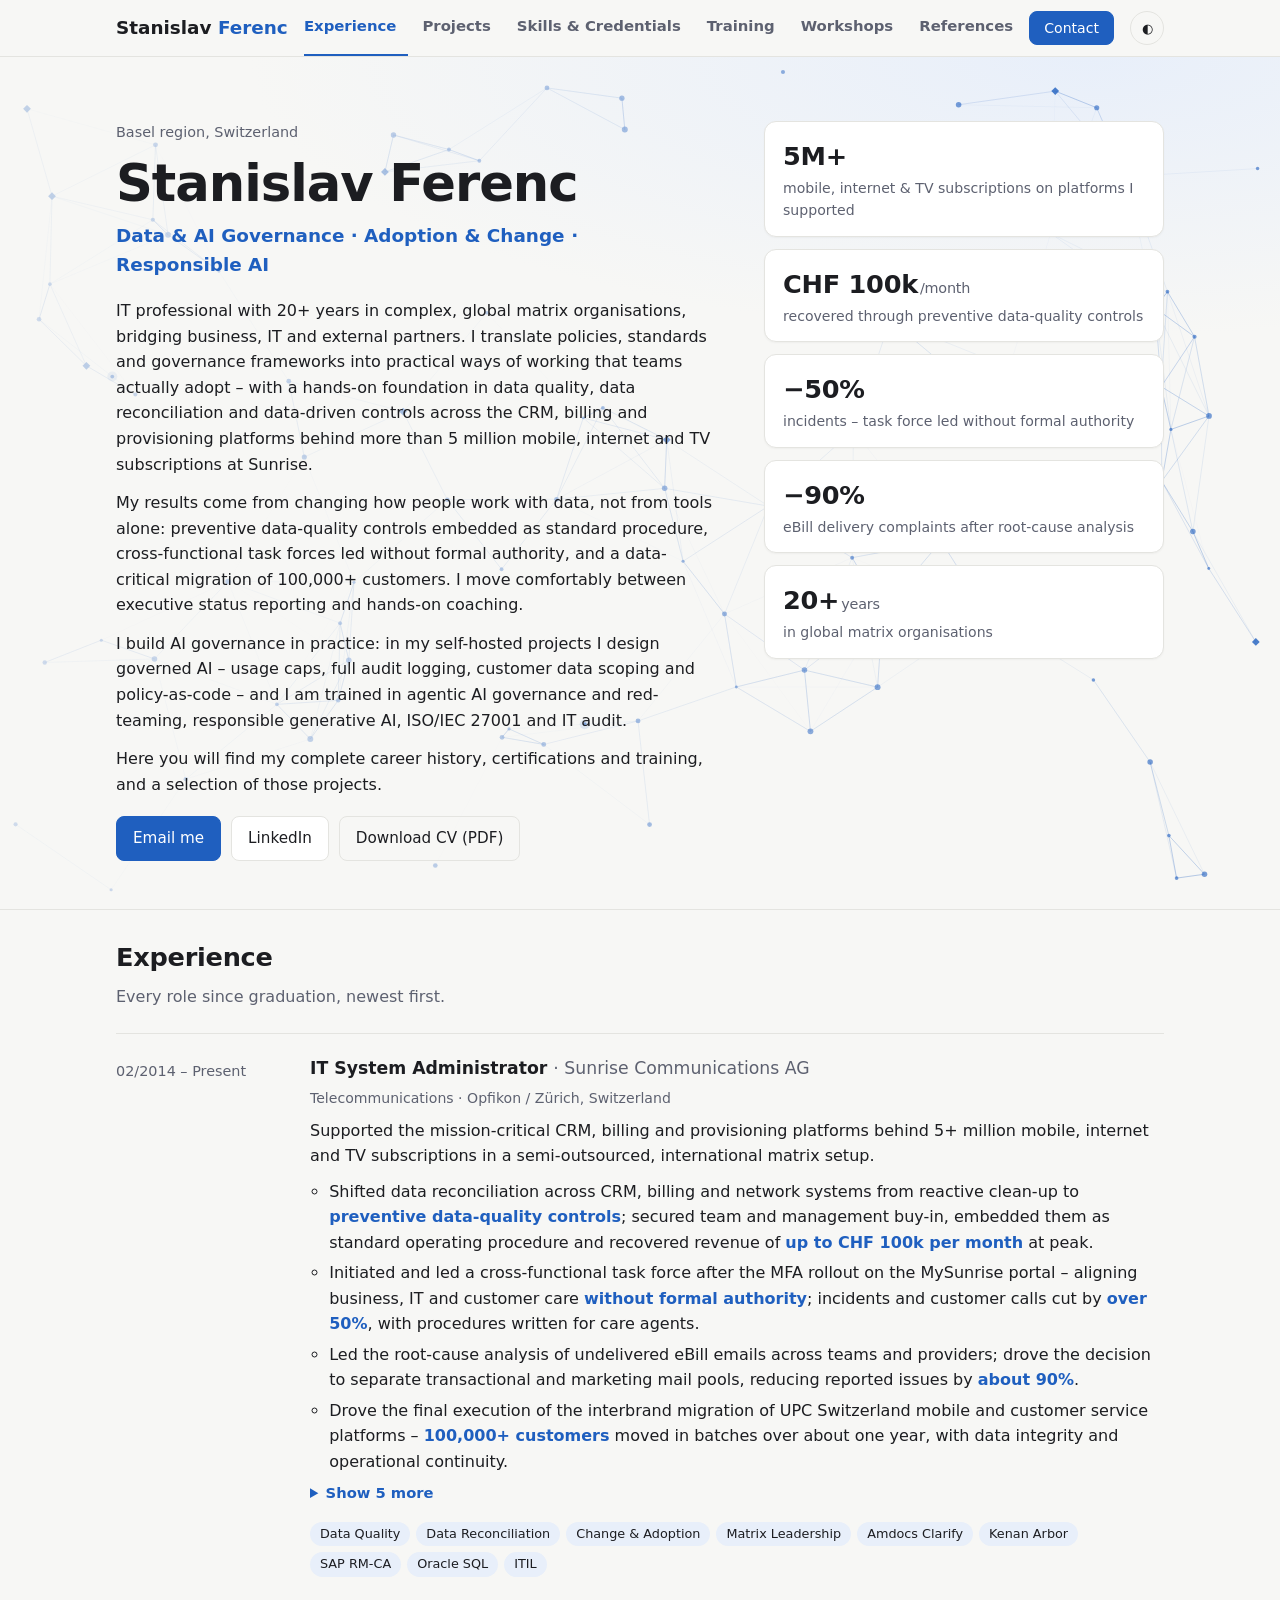
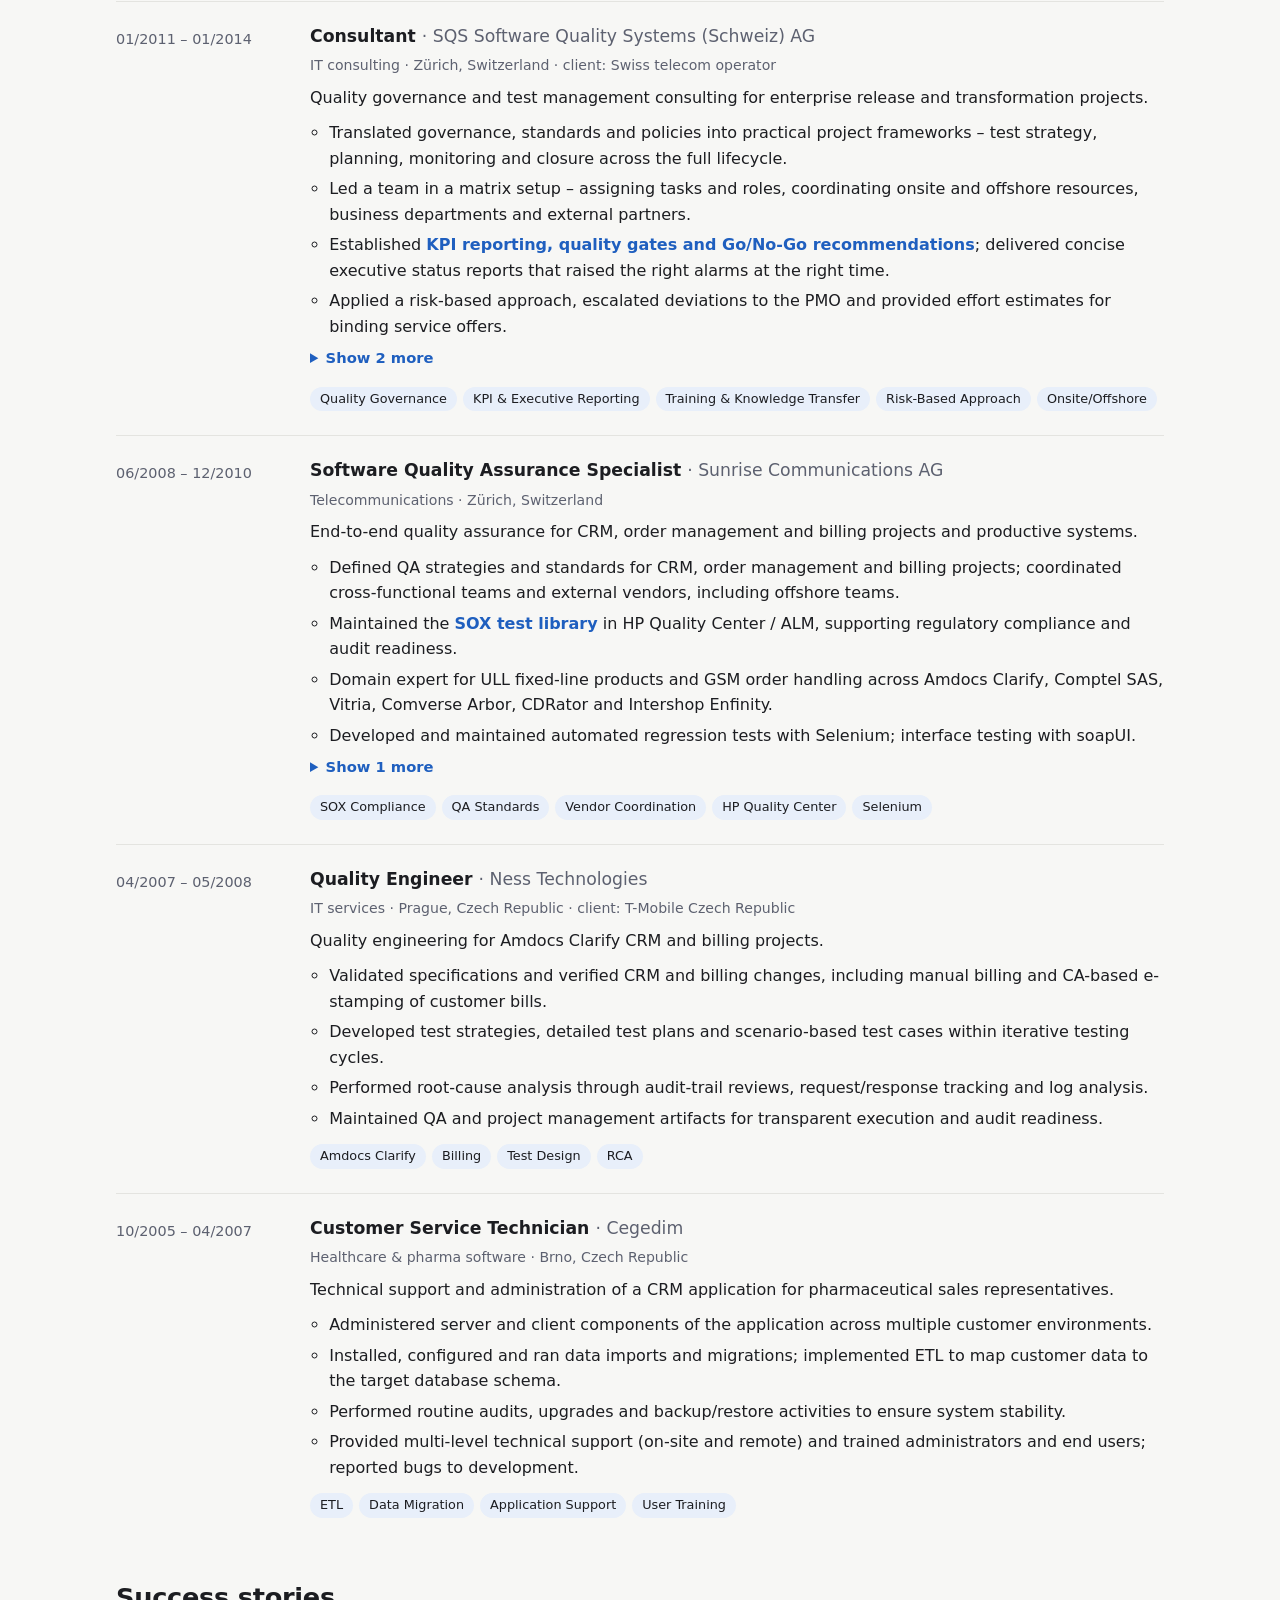
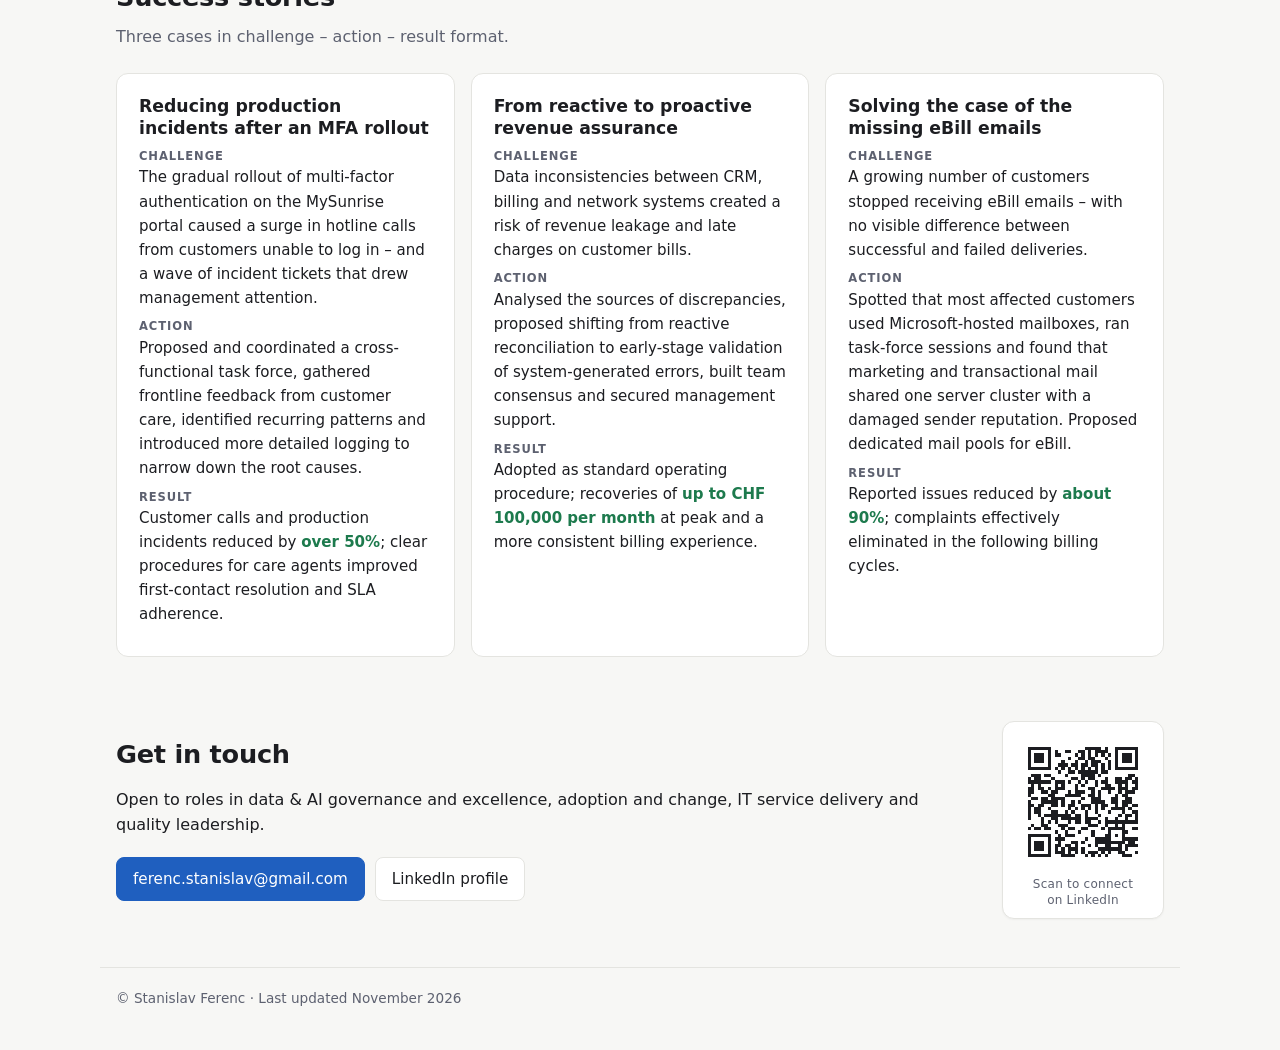
<file: index.html>
<!doctype html>
<html lang="en">
<head>
  <meta charset="utf-8">
  <meta name="viewport" content="width=device-width, initial-scale=1">
  <title>Stanislav Ferenc – Professional Profile</title>
  <meta name="description" content="Professional profile of Stanislav Ferenc: data &amp; AI governance, adoption and change, IT service delivery and telecom OSS/BSS – full experience, certifications, training and self-hosted projects.">
  <link rel="canonical" href="https://stafero.github.io/">
  <meta name="author" content="Stanislav Ferenc">
  <!-- Social preview (LinkedIn, Teams, Slack, X) -->
  <meta property="og:type" content="profile">
  <meta property="og:title" content="Stanislav Ferenc – Data &amp; AI Governance · Adoption &amp; Change · Responsible AI">
  <meta property="og:description" content="20+ years bridging business, IT and partners – data quality and controls behind 5M+ subscriptions, governed AI in practice, full career history, certifications and self-hosted projects.">
  <meta property="og:url" content="https://stafero.github.io/">
  <meta property="og:image" content="https://stafero.github.io/assets/img/og-image.png">
  <meta property="og:image:width" content="1200">
  <meta property="og:image:height" content="630">
  <meta name="twitter:card" content="summary_large_image">
  <link rel="icon" href="favicon.ico" sizes="16x16 32x32 48x48">
  <link rel="icon" type="image/png" sizes="32x32" href="assets/img/favicon-32x32.png">
  <link rel="icon" type="image/png" sizes="192x192" href="assets/img/icon-192.png">
  <link rel="apple-touch-icon" sizes="180x180" href="assets/img/apple-touch-icon.png">
  <meta name="theme-color" content="#1f4f99">
  <link rel="stylesheet" href="assets/css/styles.css?v=20261124-1">
</head>
<body>
  <a class="skip" href="#main">Skip to content</a>

  <header class="topbar">
    <div class="wrap topbar__inner">
      <a class="brand" href="#top">Stanislav <span>Ferenc</span></a>
      <nav class="nav" role="tablist" aria-label="Profile sections">
        <a href="#experience" role="tab" data-tab="experience">Experience</a>
        <a href="#projects" role="tab" data-tab="projects">Projects</a>
        <a href="#skills" role="tab" data-tab="skills">Skills &amp; Credentials</a>
        <a href="#training" role="tab" data-tab="training">Training</a>
        <a href="#workshops" role="tab" data-tab="workshops">Workshops</a>
        <a href="#references" role="tab" data-tab="references">References</a>
      </nav>
      <a class="btn btn--primary btn--sm" href="#contact">Contact</a>
      <button class="theme" id="themeBtn" type="button" aria-label="Toggle dark mode">◐</button>
    </div>
  </header>

  <main id="main">
    <div class="hero-band">
    <canvas class="hero__bg" id="heroCanvas" aria-hidden="true"></canvas>
    <section class="hero wrap" id="top">
      <div class="hero__text">
        <p class="eyebrow" id="location"></p>
        <h1 id="name"></h1>
        <p class="headline" id="headline"></p>
        <div id="summary" class="summary"></div>
        <div class="hero__actions">
          <a class="btn btn--primary" id="mailBtn" href="#">Email me</a>
          <a class="btn" id="liBtn" href="#" target="_blank" rel="noopener">LinkedIn</a>
          <a class="btn btn--ghost" id="cvBtn" href="assets/cv/Stanislav_Ferenc_CV.pdf?v=20261124-1" download="Stanislav_Ferenc_CV.pdf" type="application/pdf">Download CV (PDF)</a>
        </div>
        <p class="cv-counter" id="cvCounter" hidden title="How many times the CV has been exported from this page">
          <span class="cv-counter__dot" aria-hidden="true"></span>
          <span class="cv-counter__label">CV downloads</span>
          <b class="cv-counter__num" id="cvCount">0</b>
        </p>
      </div>
      <dl class="stats" id="stats"></dl>
    </section>
    </div>

    <div id="content" class="content-anchor" aria-hidden="true"></div>

    <section class="section wrap tabpanel" id="experience" data-panel="experience">
      <div class="section__head">
        <h2>Experience</h2>
        <p>Every role since graduation, newest first.</p>
      </div>
      <ol class="timeline" id="timeline"></ol>
    </section>

    <section class="section wrap tabpanel" id="stories" data-panel="experience">
      <div class="section__head">
        <h2>Success stories</h2>
        <p>Three cases in challenge – action – result format.</p>
      </div>
      <div class="grid grid--3" id="storyGrid"></div>
    </section>

    <section class="section wrap tabpanel" id="projects" data-panel="projects">
      <div class="section__head">
        <h2>Self-hosted projects</h2>
        <p>Experimental solutions I design, build, test and operate in my own lab. Most run locally and are not publicly hosted – a live walkthrough is available on request. The Digital Twin is live online.</p>
      </div>
      <div class="projects" id="projectList"></div>
      <p class="note" id="projectsNote"></p>
    </section>

    <section class="section wrap tabpanel" id="skills" data-panel="skills">
      <div class="section__head"><h2>Skills</h2></div>
      <div class="grid grid--skills" id="skillGrid"></div>
      <div class="langs">
        <h3>Languages</h3>
        <ul id="langList"></ul>
      </div>
    </section>

    <section class="section wrap tabpanel" id="credentials" data-panel="skills">
      <div class="section__head">
        <h2>Certifications &amp; education</h2>
      </div>
      <div class="grid grid--2">
        <div class="panel">
          <h3>Certifications</h3>
          <p class="panel__sub">Exam-based, industry-recognised</p>
          <ul class="cred" id="certList"></ul>
        </div>
        <div class="panel">
          <h3>Professional courses</h3>
          <p class="panel__sub">Instructor-led and vendor training with certificate of completion</p>
          <ul class="cred" id="courseList"></ul>
        </div>
      </div>
      <div class="panel panel--edu">
        <h3>Education</h3>
        <ul class="cred" id="eduList"></ul>
      </div>
    </section>

    <section class="section wrap tabpanel" id="training" data-panel="training">
      <div class="section__head">
        <h2>Continuous learning</h2>
        <p>Self-paced training, mostly completed in 2026 – full lists below.</p>
      </div>

      <div class="panel">
        <div class="panel__row">
          <div>
            <h3>Microsoft Learn</h3>
            <p class="panel__sub" id="msTotals"></p>
          </div>
          <a class="link" id="msLink" href="#" target="_blank" rel="noopener">Verified transcript ↗</a>
        </div>
        <h4>Learning paths</h4>
        <ul class="paths" id="msPaths"></ul>
        <h4>Modules by topic</h4>
        <div id="msModules"></div>
      </div>

      <div class="panel">
        <div class="panel__row">
          <div>
            <h3>Udemy</h3>
            <p class="panel__sub" id="udemyTotals"></p>
          </div>
        </div>
        <ul class="udemy" id="udemyList"></ul>
      </div>
    </section>

    <section class="section wrap tabpanel" id="workshops" data-panel="workshops">
      <div class="section__head">
        <h2>Workshops &amp; events</h2>
        <p>Industry workshops and community events I attend to stay close to practice in AI, security and risk.</p>
      </div>
      <ol class="events" id="eventList"></ol>
    </section>

    <section class="section wrap tabpanel" id="references" data-panel="references">
      <div class="section__head">
        <h2>What colleagues say</h2>
        <p>Excerpts from recommendations on LinkedIn.</p>
      </div>
      <div class="grid grid--2" id="recGrid"></div>
      <p class="note"><a class="link" id="recLink" href="#" target="_blank" rel="noopener">Read the full recommendations on LinkedIn ↗</a></p>
    </section>

    <section class="section wrap contact" id="contact">
      <div class="contact__grid">
        <div>
          <h2>Get in touch</h2>
          <p>Open to roles in data &amp; AI governance and excellence, adoption and change, IT service delivery and quality leadership.</p>
          <div class="hero__actions">
            <a class="btn btn--primary" id="mailBtn2" href="#"></a>
            <a class="btn" id="liBtn2" href="#" target="_blank" rel="noopener">LinkedIn profile</a>
          </div>
        </div>
        <!-- QR code to the LinkedIn profile (generated offline, no external service);
             also reused in the CV / PDF export header -->
        <figure class="qr-card" id="liQr">
          <svg class="qr" viewBox="-2 -2 37 37" role="img" aria-label="QR code: LinkedIn profile of Stanislav Ferenc" shape-rendering="crispEdges"><path fill="currentColor" d="M0 0h7v1h-7zM17 0h5v1h-5zM23 0h1v1h-1zM26 0h7v1h-7zM0 1h1v1h-1zM6 1h1v1h-1zM8 1h1v1h-1zM11 1h2v1h-2zM15 1h2v1h-2zM18 1h1v1h-1zM20 1h4v1h-4zM26 1h1v1h-1zM32 1h1v1h-1zM0 2h1v1h-1zM2 2h3v1h-3zM6 2h1v1h-1zM8 2h2v1h-2zM14 2h1v1h-1zM16 2h1v1h-1zM18 2h1v1h-1zM20 2h1v1h-1zM22 2h1v1h-1zM24 2h1v1h-1zM26 2h1v1h-1zM28 2h3v1h-3zM32 2h1v1h-1zM0 3h1v1h-1zM2 3h3v1h-3zM6 3h1v1h-1zM12 3h1v1h-1zM15 3h2v1h-2zM18 3h2v1h-2zM23 3h1v1h-1zM26 3h1v1h-1zM28 3h3v1h-3zM32 3h1v1h-1zM0 4h1v1h-1zM2 4h3v1h-3zM6 4h1v1h-1zM10 4h1v1h-1zM14 4h1v1h-1zM17 4h1v1h-1zM19 4h3v1h-3zM24 4h1v1h-1zM26 4h1v1h-1zM28 4h3v1h-3zM32 4h1v1h-1zM0 5h1v1h-1zM6 5h1v1h-1zM9 5h3v1h-3zM13 5h2v1h-2zM16 5h2v1h-2zM19 5h2v1h-2zM22 5h1v1h-1zM24 5h1v1h-1zM26 5h1v1h-1zM32 5h1v1h-1zM0 6h7v1h-7zM8 6h1v1h-1zM10 6h1v1h-1zM12 6h1v1h-1zM14 6h1v1h-1zM16 6h1v1h-1zM18 6h1v1h-1zM20 6h1v1h-1zM22 6h1v1h-1zM24 6h1v1h-1zM26 6h7v1h-7zM9 7h1v1h-1zM12 7h2v1h-2zM15 7h6v1h-6zM22 7h2v1h-2zM1 8h3v1h-3zM5 8h2v1h-2zM11 8h1v1h-1zM16 8h4v1h-4zM21 8h1v1h-1zM30 8h2v1h-2zM0 9h1v1h-1zM2 9h2v1h-2zM7 9h1v1h-1zM13 9h2v1h-2zM16 9h1v1h-1zM18 9h2v1h-2zM23 9h1v1h-1zM26 9h2v1h-2zM29 9h2v1h-2zM32 9h1v1h-1zM0 10h7v1h-7zM8 10h3v1h-3zM12 10h1v1h-1zM15 10h1v1h-1zM17 10h1v1h-1zM20 10h1v1h-1zM22 10h2v1h-2zM26 10h4v1h-4zM31 10h2v1h-2zM1 11h1v1h-1zM3 11h1v1h-1zM8 11h1v1h-1zM10 11h1v1h-1zM14 11h1v1h-1zM16 11h1v1h-1zM20 11h1v1h-1zM23 11h2v1h-2zM27 11h1v1h-1zM29 11h1v1h-1zM32 11h1v1h-1zM0 12h2v1h-2zM3 12h2v1h-2zM6 12h1v1h-1zM8 12h3v1h-3zM14 12h1v1h-1zM18 12h2v1h-2zM22 12h4v1h-4zM27 12h3v1h-3zM31 12h2v1h-2zM0 13h2v1h-2zM4 13h2v1h-2zM7 13h2v1h-2zM12 13h1v1h-1zM14 13h3v1h-3zM19 13h1v1h-1zM21 13h1v1h-1zM24 13h1v1h-1zM27 13h1v1h-1zM29 13h3v1h-3zM0 14h1v1h-1zM6 14h2v1h-2zM11 14h5v1h-5zM18 14h2v1h-2zM21 14h1v1h-1zM26 14h1v1h-1zM28 14h2v1h-2zM1 15h2v1h-2zM4 15h2v1h-2zM7 15h4v1h-4zM16 15h1v1h-1zM19 15h3v1h-3zM25 15h2v1h-2zM29 15h2v1h-2zM0 16h1v1h-1zM4 16h5v1h-5zM10 16h1v1h-1zM13 16h1v1h-1zM15 16h1v1h-1zM19 16h4v1h-4zM25 16h2v1h-2zM28 16h3v1h-3zM0 17h2v1h-2zM3 17h2v1h-2zM7 17h2v1h-2zM10 17h1v1h-1zM12 17h2v1h-2zM16 17h3v1h-3zM20 17h1v1h-1zM22 17h2v1h-2zM26 17h1v1h-1zM28 17h2v1h-2zM31 17h2v1h-2zM0 18h1v1h-1zM2 18h2v1h-2zM6 18h1v1h-1zM12 18h1v1h-1zM14 18h1v1h-1zM16 18h1v1h-1zM18 18h1v1h-1zM20 18h1v1h-1zM22 18h1v1h-1zM25 18h4v1h-4zM30 18h1v1h-1zM0 19h1v1h-1zM2 19h2v1h-2zM7 19h2v1h-2zM11 19h1v1h-1zM13 19h1v1h-1zM17 19h1v1h-1zM20 19h1v1h-1zM24 19h1v1h-1zM28 19h1v1h-1zM31 19h2v1h-2zM0 20h1v1h-1zM3 20h1v1h-1zM5 20h8v1h-8zM14 20h2v1h-2zM17 20h1v1h-1zM21 20h1v1h-1zM27 20h1v1h-1zM29 20h2v1h-2zM32 20h1v1h-1zM0 21h1v1h-1zM4 21h1v1h-1zM7 21h2v1h-2zM10 21h6v1h-6zM17 21h4v1h-4zM23 21h1v1h-1zM26 21h1v1h-1zM29 21h1v1h-1zM32 21h1v1h-1zM4 22h1v1h-1zM6 22h1v1h-1zM8 22h1v1h-1zM12 22h1v1h-1zM14 22h2v1h-2zM17 22h2v1h-2zM21 22h1v1h-1zM23 22h10v1h-10zM1 23h1v1h-1zM4 23h2v1h-2zM9 23h3v1h-3zM18 23h3v1h-3zM23 23h1v1h-1zM26 23h1v1h-1zM28 23h1v1h-1zM0 24h1v1h-1zM2 24h2v1h-2zM5 24h2v1h-2zM10 24h1v1h-1zM12 24h2v1h-2zM16 24h2v1h-2zM22 24h1v1h-1zM24 24h5v1h-5zM31 24h2v1h-2zM8 25h1v1h-1zM11 25h1v1h-1zM15 25h1v1h-1zM19 25h1v1h-1zM24 25h1v1h-1zM28 25h2v1h-2zM0 26h7v1h-7zM9 26h1v1h-1zM11 26h3v1h-3zM19 26h1v1h-1zM23 26h2v1h-2zM26 26h1v1h-1zM28 26h1v1h-1zM0 27h1v1h-1zM6 27h1v1h-1zM8 27h3v1h-3zM17 27h1v1h-1zM20 27h5v1h-5zM28 27h5v1h-5zM0 28h1v1h-1zM2 28h3v1h-3zM6 28h1v1h-1zM9 28h1v1h-1zM13 28h2v1h-2zM16 28h1v1h-1zM20 28h9v1h-9zM30 28h2v1h-2zM0 29h1v1h-1zM2 29h3v1h-3zM6 29h1v1h-1zM8 29h2v1h-2zM11 29h2v1h-2zM14 29h1v1h-1zM18 29h1v1h-1zM20 29h1v1h-1zM23 29h2v1h-2zM27 29h1v1h-1zM29 29h4v1h-4zM0 30h1v1h-1zM2 30h3v1h-3zM6 30h1v1h-1zM8 30h1v1h-1zM10 30h1v1h-1zM12 30h3v1h-3zM16 30h1v1h-1zM21 30h7v1h-7zM29 30h1v1h-1zM0 31h1v1h-1zM6 31h1v1h-1zM8 31h3v1h-3zM12 31h1v1h-1zM14 31h1v1h-1zM16 31h1v1h-1zM18 31h3v1h-3zM22 31h1v1h-1zM24 31h1v1h-1zM27 31h2v1h-2zM32 31h1v1h-1zM0 32h7v1h-7zM10 32h4v1h-4zM17 32h1v1h-1zM19 32h1v1h-1zM21 32h1v1h-1zM23 32h1v1h-1zM28 32h3v1h-3z"/></svg>
          <figcaption>Scan to connect<br>on LinkedIn</figcaption>
        </figure>
      </div>
    </section>
  </main>

  <footer class="footer wrap">
    <span id="footName"></span> · <span id="updated"></span>
  </footer>

  <script src="assets/js/data.js?v=20261124-1"></script>
  <script src="assets/js/app.js?v=20261124-1"></script>
  <script src="assets/js/banner.js?v=20261124-1" defer></script>
  <script src="assets/js/counter.js?v=20261124-1" defer></script>
</body>
</html>
</file>
<file: assets/css/styles.css>
/* ---------- Tokens ---------- */
:root {
  --bg: #f7f7f5;
  --surface: #ffffff;
  --text: #1c1d21;
  --muted: #5d6170;
  --line: #e4e4e0;
  --accent: #1f5fbf;
  --accent-soft: #e8effa;
  --good: #1d7a4d;
  --warn: #9a6a00;
  --radius: 12px;
  --font: "Segoe UI", system-ui, -apple-system, Roboto, "Helvetica Neue", Arial, sans-serif;
  color-scheme: light;
}
@media (prefers-color-scheme: dark) {
  :root:not([data-theme="light"]) {
    --bg: #111317; --surface: #1a1d23; --text: #e9eaee; --muted: #a2a7b4;
    --line: #2b2f38; --accent: #7aa7ff; --accent-soft: #1f2a3f; --good: #5ec994; --warn: #e3b34a;
    color-scheme: dark;
  }
}
:root[data-theme="dark"] {
  --bg: #111317; --surface: #1a1d23; --text: #e9eaee; --muted: #a2a7b4;
  --line: #2b2f38; --accent: #7aa7ff; --accent-soft: #1f2a3f; --good: #5ec994; --warn: #e3b34a;
  color-scheme: dark;
}

/* ---------- Base ---------- */
* { box-sizing: border-box; }
html { scroll-behavior: smooth; scroll-padding-top: 72px; }
body { margin: 0; background: var(--bg); color: var(--text); font: 16px/1.6 var(--font); }
a { color: var(--accent); }
h1, h2, h3, h4 { line-height: 1.25; margin: 0 0 .4em; }
h2 { font-size: 1.6rem; letter-spacing: -.01em; }
h3 { font-size: 1.08rem; }
h4 { font-size: .8rem; text-transform: uppercase; letter-spacing: .08em; color: var(--muted); margin: 1.4em 0 .6em; }
small { color: var(--muted); }
.wrap { max-width: 1080px; margin: 0 auto; padding: 0 16px; }
.skip { position: absolute; left: -999px; }
.skip:focus { left: 16px; top: 8px; background: var(--surface); padding: 6px 10px; z-index: 10; }

/* ---------- Top bar ---------- */
.topbar { position: sticky; top: 0; z-index: 5; background: var(--bg); border-bottom: 1px solid var(--line); }
.topbar__inner { display: flex; align-items: center; gap: 16px; height: 56px; }
.brand { font-weight: 800; white-space: nowrap; flex: none; text-decoration: none; color: var(--text); font-size: 1.15rem; }
.brand span { color: var(--accent); }
.nav { display: flex; gap: 2px; overflow-x: auto; flex: 1; scrollbar-width: none; align-self: stretch; justify-content: center; }
.nav a { color: var(--muted); text-decoration: none; font-size: .93rem; font-weight: 600; white-space: nowrap; display: flex; align-items: center; padding: 0 12px; border-bottom: 2px solid transparent; }
.nav a:hover { color: var(--text); }
.nav a.active { color: var(--accent); border-bottom-color: var(--accent); }
.topbar .btn--sm { padding: 5px 14px; font-size: .88rem; flex: none; }
.theme { background: none; border: 1px solid var(--line); color: var(--text); border-radius: 50%; width: 34px; height: 34px; cursor: pointer; flex: none; }

/* ---------- Hero ---------- */
.hero { display: grid; grid-template-columns: 1.5fr 1fr; gap: 48px; padding-top: 64px; padding-bottom: 48px; align-items: start; }
.eyebrow { color: var(--muted); font-size: .9rem; margin: 0 0 .5em; }
h1 { font-size: clamp(2.2rem, 5vw, 3.2rem); letter-spacing: -.02em; margin: 0; }
.headline { font-size: 1.15rem; color: var(--accent); font-weight: 600; margin: .3em 0 1em; }
.summary p { margin: 0 0 .8em; color: var(--text); }
/* Headline reveal: each part spins once around its horizontal axis, then stays */
.headline { perspective: 700px; }
.hl-part { display: inline-block; transform-origin: 50% 55%; backface-visibility: visible; }
.hl-anim .hl-part, .hl-anim .hl-sep { visibility: hidden; opacity: 0; }
.hl-anim .hl-sep.hl-in { visibility: visible; opacity: 1; transition: opacity .4s ease; }
.hl-anim .hl-part.hl-in { visibility: visible; opacity: 1; }
.hl-spin { animation: hl-spin 1.6s cubic-bezier(.45, .05, .25, 1) both; will-change: transform, opacity; }
@keyframes hl-spin {
  0%   { transform: rotateX(-360deg); opacity: 0; }
  20%  { opacity: 1; }
  100% { transform: rotateX(0deg); opacity: 1; }
}
.hero__actions { display: flex; flex-wrap: wrap; gap: 10px; margin-top: 1.2em; }
.btn { display: inline-block; padding: 9px 16px; border-radius: 8px; border: 1px solid var(--line); background: var(--surface); color: var(--text); text-decoration: none; font: inherit; font-size: .95rem; cursor: pointer; }
.btn--primary { background: var(--accent); border-color: var(--accent); color: #fff; }
:root[data-theme="dark"] .btn--primary { color: #0d1320; }
@media (prefers-color-scheme: dark) { :root:not([data-theme="light"]) .btn--primary { color: #0d1320; } }
.btn--ghost { background: transparent; }

/* CV download counter – small, quiet pill under the hero buttons */
.cv-counter { display: inline-flex; align-items: center; gap: 8px; margin: 14px 0 0; padding: 4px 12px 4px 10px;
  border: 1px solid var(--line); border-radius: 999px; background: color-mix(in srgb, var(--surface) 70%, transparent);
  font-size: .78rem; color: var(--muted); letter-spacing: .02em; user-select: none;
  opacity: 0; transform: translateY(4px); transition: opacity .6s ease, transform .6s ease; }
.cv-counter.is-ready { opacity: 1; transform: none; }
.cv-counter[hidden] { display: none; }
.cv-counter__dot { width: 7px; height: 7px; border-radius: 50%; background: var(--good); position: relative; flex: none; }
.cv-counter__dot::after { content: ""; position: absolute; inset: -4px; border-radius: 50%; border: 1px solid var(--good);
  opacity: 0; animation: cv-ping 2.8s ease-out infinite; }
@keyframes cv-ping { 0% { transform: scale(.4); opacity: .7; } 70%, 100% { transform: scale(1.4); opacity: 0; } }
.cv-counter__label { text-transform: uppercase; font-weight: 600; font-size: .7rem; letter-spacing: .08em; }
.cv-counter__num { color: var(--text); font-variant-numeric: tabular-nums; font-size: .85rem; display: inline-block; }
.cv-counter__num.bump { animation: cv-bump .5s ease; }
@keyframes cv-bump { 40% { transform: translateY(-3px); color: var(--good); } }
@media (prefers-reduced-motion: reduce) { .cv-counter__dot::after { animation: none; } .cv-counter { transition: none; } }
.stats { display: grid; gap: 12px; margin: 0; }
.stat { background: var(--surface); border: 1px solid var(--line); border-radius: var(--radius); padding: 14px 18px; display: flex; flex-direction: column-reverse; }
.stat dt { color: var(--muted); font-size: .88rem; }
.stat dd { margin: 0; font-size: 1.6rem; font-weight: 700; letter-spacing: -.01em; font-variant-numeric: tabular-nums; }
.stat dd small { font-size: .9rem; font-weight: 500; margin-left: 2px; }

/* Phones & tablets: same single turn, drawn as a 2D flip (no 3D perspective),
   which Safari on iOS renders smoothly */
@media (max-width: 860px), (hover: none) {
  .headline { perspective: none; }
  .hl-spin { animation-name: hl-flip; animation-duration: 1.3s; }
}
@keyframes hl-flip {
  0%   { transform: scaleY(1);  opacity: 0; }
  12%  { opacity: 1; }
  25%  { transform: scaleY(0); }
  50%  { transform: scaleY(-1); }
  75%  { transform: scaleY(0); }
  100% { transform: scaleY(1);  opacity: 1; }
}
/* Phones: one headline part per line instead of an orphaned last word */
@media (max-width: 600px) {
  .headline { margin-bottom: .9em; line-height: 1.45; }
  .headline .hl-sep { display: none; }
  .headline .hl-part { display: block; width: fit-content; }
  .headline .hl-part::before { content: ""; display: inline-block; width: 6px; height: 6px; margin: 0 10px 2px 0;
    border-radius: 1px; background: currentColor; transform: rotate(45deg); opacity: .55; vertical-align: middle; }
}

/* ---------- Animated banner behind the hero ---------- */
.hero-band { position: relative; overflow: hidden; border-bottom: 1px solid var(--line);
  background: radial-gradient(1200px 400px at 85% 0%, var(--accent-soft), transparent 70%); }
.hero__bg { position: absolute; inset: 0; width: 100%; height: 100%; pointer-events: none; z-index: 0;
  -webkit-mask-image: linear-gradient(to right, rgba(0,0,0,.3) 0%, rgba(0,0,0,.5) 40%, #000 75%);
          mask-image: linear-gradient(to right, rgba(0,0,0,.3) 0%, rgba(0,0,0,.5) 40%, #000 75%); }
.hero { position: relative; z-index: 1; }
.stat { box-shadow: 0 1px 2px rgba(0,0,0,.04); }
@media (max-width: 860px) {
  .hero__bg { bottom: auto; height: min(100%, 640px); }   /* animate only the top of the long phone hero */
  .hero__bg { -webkit-mask-image: linear-gradient(to bottom, rgba(0,0,0,.35), rgba(0,0,0,.2));
                      mask-image: linear-gradient(to bottom, rgba(0,0,0,.35), rgba(0,0,0,.2)); }
}

/* ---------- Tabs (in the sticky header) ---------- */
.content-anchor { scroll-margin-top: 64px; }
.tabpanel[hidden] { display: none; }

/* ---------- Sections ---------- */
.section { padding-top: 56px; padding-bottom: 8px; }
.section__head { margin-bottom: 24px; max-width: 720px; }
.section__head p { color: var(--muted); margin: 0; }
.grid { display: grid; gap: 16px; }
.grid--2 { grid-template-columns: repeat(2, 1fr); }
.grid--3 { grid-template-columns: repeat(3, 1fr); }
.grid--skills { grid-template-columns: repeat(auto-fill, minmax(300px, 1fr)); }
.card, .panel { background: var(--surface); border: 1px solid var(--line); border-radius: var(--radius); padding: 22px; }
.panel + .panel { margin-top: 16px; }
.grid > .panel + .panel { margin-top: 0; }
.panel__sub { color: var(--muted); font-size: .9rem; margin: -.2em 0 1em; }
.panel__row { display: flex; justify-content: space-between; align-items: start; gap: 12px; flex-wrap: wrap; }
.panel--edu { margin-top: 16px; }
.note { color: var(--muted); font-size: .92rem; }
.link { text-decoration: none; font-weight: 600; }

/* ---------- Timeline ---------- */
.timeline { list-style: none; margin: 0; padding: 0; }
.job { display: grid; grid-template-columns: 170px 1fr; gap: 24px; padding: 24px 0; border-top: 1px solid var(--line); }
.job__period { color: var(--muted); font-size: .9rem; font-variant-numeric: tabular-nums; padding-top: 2px; }
.at { font-weight: 500; color: var(--muted); }
.job__meta { color: var(--muted); font-size: .88rem; margin: 0 0 .6em; }
.job__intro { margin: 0 0 .6em; }
.bullets { margin: 0 0 .4em; padding-left: 1.2em; }
.bullets li { margin: .3em 0; }
.bullets b { color: var(--accent); }
.pitch { font-size: 1.02rem; }
.more summary, .topic summary { cursor: pointer; color: var(--accent); font-weight: 600; font-size: .92rem; margin: .3em 0; }
.tags { list-style: none; display: flex; flex-wrap: wrap; gap: 6px; padding: 0; margin: .8em 0 0; }
.tags li { background: var(--accent-soft); color: var(--text); border-radius: 999px; padding: 2px 10px; font-size: .8rem; }

/* ---------- Stories ---------- */
.story p { font-size: .94rem; margin: .5em 0; }
.lbl { display: block; font-size: .72rem; text-transform: uppercase; letter-spacing: .08em; color: var(--muted); font-weight: 700; }
.story__result b { color: var(--good); }

/* ---------- Projects ---------- */
.projects { display: grid; gap: 16px; }
.project__head { display: flex; justify-content: space-between; gap: 12px; align-items: start; flex-wrap: wrap; }
.badge { border: 1px solid var(--good); color: var(--good); border-radius: 999px; padding: 2px 10px; font-size: .8rem; white-space: nowrap; }
.project .bullets b { color: var(--text); }

/* ---------- Skills / languages ---------- */
.langs { margin-top: 20px; }
.langs ul { list-style: none; padding: 0; display: flex; flex-wrap: wrap; gap: 8px 24px; }
.langs b { margin-right: 4px; }

/* ---------- Credentials ---------- */
.cred { list-style: none; padding: 0; margin: 0; }
.cred li { display: grid; grid-template-columns: 52px 1fr; gap: 10px; padding: 10px 0; border-top: 1px solid var(--line); }
.cred li:first-child { border-top: 0; }
.cred__year { color: var(--accent); font-weight: 700; font-variant-numeric: tabular-nums; }

/* ---------- Training ---------- */
.paths { list-style: none; padding: 0; margin: 0; display: grid; grid-template-columns: repeat(2, 1fr); gap: 8px 24px; }
.paths li { display: flex; justify-content: space-between; gap: 12px; border-bottom: 1px dashed var(--line); padding-bottom: 6px; font-size: .94rem; }
.paths small { white-space: nowrap; }
.topic { border-top: 1px solid var(--line); padding: 6px 0; }
.topic summary small { font-weight: 400; margin-left: 6px; }
.mods { width: 100%; border-collapse: collapse; font-size: .9rem; margin: 6px 0 10px; }
.mods td { padding: 5px 8px 5px 0; border-bottom: 1px solid var(--line); vertical-align: top; }
.mods td:nth-child(2) { color: var(--muted); white-space: nowrap; width: 1%; padding-left: 12px; }
.udemy { list-style: none; padding: 0; margin: 0; }
.udemy > li { padding: 12px 0; border-top: 1px solid var(--line); font-size: .94rem; }
.udemy > li:first-child { border-top: 0; }
.udemy__head { display: flex; justify-content: space-between; align-items: center; gap: 16px; }
.udemy__pts { margin: 6px 0 0; padding-left: 1.2em; color: var(--muted); font-size: .88rem; columns: 2; column-gap: 32px; }
.udemy__pts li { margin: 2px 0; break-inside: avoid; }
.udemy .tags { margin-top: 8px; }
.udemy .tags li { font-size: .76rem; }
.st { font-size: .8rem; white-space: nowrap; display: inline-flex; align-items: center; gap: 8px; }
.st--done { color: var(--good); }
.st--prog { color: var(--warn); }
.st--plan { color: var(--muted); }
.bar { width: 70px; height: 6px; border-radius: 3px; background: var(--line); overflow: hidden; }
.bar i { display: block; height: 100%; background: var(--warn); }

/* ---------- Workshops ---------- */
.events { list-style: none; margin: 0; padding: 0; }
.event { display: grid; grid-template-columns: 130px 1fr auto; gap: 20px; padding: 18px 0; border-top: 1px solid var(--line); align-items: start; }
.event__date { color: var(--muted); font-size: .9rem; font-variant-numeric: tabular-nums; padding-top: 2px; }
.event h3 a { color: var(--text); text-decoration: none; }
.event h3 a:hover { color: var(--accent); }
.event p { margin: 0 0 .3em; }
@media (max-width: 640px) { .event { grid-template-columns: 1fr; gap: 4px; } }

/* ---------- References ---------- */
.quote { margin: 0; }
.quote blockquote { margin: 0 0 12px; font-size: .96rem; }
.quote figcaption { font-size: .9rem; }

/* ---------- Contact / footer ---------- */
.contact { padding-bottom: 48px; }
.contact__grid { display: flex; align-items: center; justify-content: space-between; gap: 32px; }
.qr-card { margin: 0; flex: none; display: flex; flex-direction: column; align-items: center; gap: 8px;
  padding: 14px 14px 10px; background: var(--surface); border: 1px solid var(--line); border-radius: var(--radius);
  box-shadow: 0 1px 2px rgba(0,0,0,.04); color: var(--text); }
.qr-card .qr { width: 132px; height: 132px; display: block; padding: 4px; border-radius: 6px;
  background: #fff; color: #1c1d21; }   /* always dark-on-white: every phone camera can read it, also in dark mode */
.qr-card figcaption { font-size: .75rem; line-height: 1.35; color: var(--muted); text-align: center; letter-spacing: .02em; }
/* phones: the visitor is already on a phone – the LinkedIn button is enough */
@media (max-width: 600px) { .qr-card { display: none; } }
.footer { border-top: 1px solid var(--line); padding-top: 20px; padding-bottom: 40px; color: var(--muted); font-size: .85rem; }

/* ---------- Responsive ---------- */
@media (max-width: 860px) {
  .hero { grid-template-columns: 1fr; gap: 28px; padding-top: 40px; }
  .stats { grid-template-columns: repeat(2, 1fr); }
  .grid--3, .grid--2, .paths { grid-template-columns: 1fr; }
  .udemy__pts { columns: 1; }
  .job { grid-template-columns: 1fr; gap: 4px; }
}
@media (max-width: 520px) {
  .topbar__inner { flex-wrap: wrap; height: auto; padding-top: 8px; gap: 8px 12px; }
  .brand { flex: 1; }
  .nav { order: 3; flex-basis: 100%; justify-content: flex-start; height: 40px; margin: 0 -16px; padding: 0 6px; }
  .nav a { padding: 0 10px; font-size: .88rem; }
  .content-anchor { scroll-margin-top: 100px; }
  .stat { padding: 10px 12px; }
  .stat dd { font-size: 1.25rem; }
  .stat dt { font-size: .8rem; line-height: 1.35; }
  .udemy__head { flex-direction: column; align-items: start; gap: 4px; }
}

/* ---------- Print ---------- */
/* ---------- CV print layout (A4) ---------- */
.cv { display: none; }
@page { size: A4; margin: 0; }
@media print {
  body { background: #fff; margin: 0; }
  body > *:not(#cv) { display: none !important; }
  .cv { --c: #1f5fbf; --c2: #2f6fd0; --soft: #eef3fb; --line: #d9e2f1; --ink: #1c1d21; --mut: #5a6070;
    display: block; color: var(--ink); font: 9.6pt/1.62 "Segoe UI", "Helvetica Neue", Calibri, Arial, sans-serif; }
  /* keep colours and tinted backgrounds when saving as PDF (set on every element – Firefox needs it there) */
  .cv, .cv * { -webkit-print-color-adjust: exact !important; print-color-adjust: exact !important; color-adjust: exact !important; }
  .cv a { color: inherit; text-decoration: none; }
  .cv h1, .cv h2, .cv h3, .cv p { margin: 0; }
  .cv ul, .cv ol { margin: 0; padding: 0; list-style: none; }

  /* page frame (thead/tfoot): accent bar on top, footer line at the bottom */
  .cv-page { width: 100%; border-collapse: collapse; }
  .cv-page td { padding: 0 16mm; }
  .cv-top { height: 12mm; }
  .cv-bar { height: 3.2mm; margin: 0 -16mm; background: linear-gradient(90deg, #1f4f99, #2f6fd0 55%, #7aa7ff); }
  .cv-bottom { height: 16mm; display: flex; align-items: flex-end; padding-bottom: 6mm; }
  .cv-foot { flex: 1; display: flex; justify-content: space-between; border-top: .6pt solid var(--line); padding-top: 2mm;
    font-size: 7.4pt; color: var(--mut); letter-spacing: .03em; }

  /* Safari / iOS: its own margins + header lines already frame the page */
  .cv--webkit .cv-page td { padding: 0 4mm; }
  .cv--webkit .cv-top { height: 3mm; }
  .cv--webkit .cv-bar { margin: 0 -4mm; height: 2mm; }
  .cv--webkit .cv-bottom { height: 10mm; padding-bottom: 0; }
  .cv--webkit .cv-intro { display: block; }
  .cv--webkit .cv-side { border-left: 0; padding-left: 0; }
  .cv--webkit .cv-intro, .cv--webkit .cv-grid2 { break-inside: auto; }
  .cv--webkit .cv-grid2 { display: block; }

  /* header card */
  .cv-head { display: flex; justify-content: space-between; align-items: center; gap: 12pt;
    background: var(--soft); border-left: 4pt solid var(--c); border-radius: 6pt; padding: 11pt 14pt 11pt 16pt; break-inside: avoid; }
  .cv h1 { font-size: 25pt; line-height: 1.05; font-weight: 800; letter-spacing: .02em; color: var(--ink); }
  .cv-title { margin-top: 5pt; display: flex; flex-wrap: wrap; gap: 4pt; }
  .cv-title span { font-weight: 700; font-size: 9.4pt; color: var(--c); background: #fff; border: .7pt solid #c9d8f0; border-radius: 20pt; padding: 1.5pt 8pt; }
  .cv-contact { margin-top: 7pt; display: grid; grid-template-columns: auto auto; justify-content: start; gap: 1.5pt 18pt; font-size: 8.2pt; color: var(--mut); }
  .cv-contact span::before { content: ""; display: inline-block; width: 3.6pt; height: 3.6pt; margin: 0 5pt 1pt 0; background: #8fb0e3; transform: rotate(45deg); }
  .cv-qr { flex: none; text-align: center; background: #fff; border: .7pt solid #c9d8f0; border-radius: 5pt; padding: 4pt 4pt 2pt; color: var(--ink); }
  .cv-qr .qr { width: 20mm; height: 20mm; display: block; }
  .cv-qr small { display: block; font-size: 6.4pt; color: var(--mut); letter-spacing: .04em; margin-top: 1pt; }

  /* key results */
  .cv-stats { display: grid; grid-template-columns: repeat(5, 1fr); gap: 6pt; margin-top: 10pt; break-inside: avoid; }
  .cv-stat { border: .7pt solid var(--line); border-radius: 5pt; padding: 6pt 8pt; }
  .cv-stat b { display: block; white-space: nowrap; font-size: 12pt; line-height: 1.1; color: var(--c); font-weight: 800; }
  .cv-stat b small { font-size: 7.5pt; font-weight: 600; margin-left: 1pt; color: var(--mut); }
  .cv-stat span { display: block; font-size: 7pt; line-height: 1.3; color: var(--mut); margin-top: 2pt; }

  /* section titles */
  .cv-sec { margin-top: 16pt; }
  .cv h2 { display: flex; align-items: center; gap: 7pt; font-size: 10.5pt; font-weight: 700; text-transform: uppercase;
    letter-spacing: .12em; color: var(--c); margin-bottom: 8pt; break-after: avoid; }
  .cv h2::after { content: ""; flex: 1; height: .8pt; background: var(--line); }
  .cv h2::before { content: ""; width: 5pt; height: 5pt; background: var(--c); transform: rotate(45deg); flex: none; }

  /* profile + skills sidebar */
  .cv-intro { display: grid; grid-template-columns: 1.6fr 1fr; gap: 0 14pt; break-inside: avoid; }
  .cv-intro__main .cv-sec + .cv-sec { margin-top: 8pt; }
  .cv-intro__main p { margin-bottom: 7pt; }
  .cv-side { border-left: .7pt solid var(--line); padding-left: 12pt; }
  .cv-skill { margin-bottom: 8pt; }
  .cv-skill h3 { font-size: 7.6pt; text-transform: uppercase; letter-spacing: .08em; color: var(--mut); margin-bottom: 2pt; }
  .cv-pills { display: flex; flex-wrap: wrap; gap: 3.5pt; }
  .cv-pills li { border-radius: 20pt; padding: .8pt 6pt; font-size: 7.6pt; background: var(--soft); color: #1f3d6e; }
  .cv-pills--sm li { font-size: 7.3pt; }
  .cv-pills--tags { margin-top: 4pt; }
  .cv-pills--tags li { background: #fff; border: .6pt solid var(--line); color: var(--mut); font-size: 7.2pt; }
  .cv-langs li { display: flex; justify-content: space-between; gap: 6pt; font-size: 8.4pt; padding: 1.5pt 0; border-bottom: .5pt dotted var(--line); }
  .cv-langs li span { color: var(--mut); text-align: right; }

  /* experience timeline */
  .cv-timeline { border-left: 1.4pt solid var(--line); margin-left: 3pt; padding-left: 12pt; }
  .cv-job { position: relative; margin-bottom: 13pt; }
  .cv-job::before { content: ""; position: absolute; left: -15.7pt; top: 3pt; width: 6pt; height: 6pt; border-radius: 50%;
    background: #fff; border: 1.6pt solid var(--c); }
  .cv-job__head { display: flex; justify-content: space-between; align-items: baseline; gap: 10pt; break-after: avoid; break-inside: avoid; }
  .cv-job h3, .cv-proj h3 { font-size: 10.4pt; font-weight: 700; }
  .cv-job__co { font-size: 8.8pt; color: var(--c); font-weight: 600; }
  .cv-job__co span { color: var(--mut); font-weight: 400; }
  .cv-date { flex: none; font-size: 8pt; font-weight: 600; color: var(--c); background: var(--soft); border-radius: 20pt; padding: 1pt 7pt; white-space: nowrap; }
  .cv-bullets { margin-top: 5pt; }
  .cv-bullets li { position: relative; padding-left: 11pt; margin: 3.2pt 0; break-inside: avoid; orphans: 2; widows: 2; }
  .cv-bullets li::before { content: ""; position: absolute; left: 1pt; top: 5.6pt; width: 3.4pt; height: 3.4pt; background: var(--c2); transform: rotate(45deg); }
  .cv-bullets li:first-child { break-before: avoid; }
  .cv-bullets li:last-child { break-before: avoid; }   /* never leave a single bullet alone on a new page */
  .cv-bullets b { color: var(--ink); }

  /* CV PDF: work experience starts on page 2; achievements list */
  .cv-sec--exp { break-before: page; }
  .cv-learn__list em { color: var(--mut); font-style: normal; font-size: 7.4pt; }

  /* projects: each card stays on one page */
  .cv-proj { border: .7pt solid var(--line); border-left: 3pt solid var(--c); border-radius: 5pt; padding: 10pt 12pt; margin-bottom: 10pt;
    break-inside: avoid; page-break-inside: avoid; }
  .cv-proj__head { display: flex; justify-content: space-between; align-items: flex-start; gap: 8pt; margin-bottom: 4pt; }
  .cv-proj__meta { font-size: 8pt; color: var(--mut); }
  .cv-badge { flex: none; font-size: 7.2pt; font-weight: 600; color: #1d7a4d; border: .7pt solid #9fd3b6; background: #effaf3; border-radius: 20pt; padding: 1pt 7pt; white-space: nowrap; }
  .cv-proj > p { text-align: left; }
  .cv-note { font-size: 8pt; font-style: italic; color: var(--mut); }

  /* credentials */
  .cv-grid2 { display: grid; grid-template-columns: 1.3fr 1fr; gap: 0 18pt; break-inside: avoid; }
  .cv-creds li { display: flex; gap: 7pt; padding: 3.2pt 0; border-bottom: .5pt dotted var(--line); break-inside: avoid; }
  .cv-creds--tight li { padding: 2.4pt 0; font-size: 8.4pt; }
  .cv-yr { flex: none; width: 24pt; font-size: 7.8pt; font-weight: 700; color: var(--c); padding-top: .5pt; }
  .cv-creds small { display: block; font-size: 7.4pt; color: var(--mut); }
  .cv-creds--tight small { display: block; }
  .cv-creds--cols { columns: 2; column-gap: 18pt; }
  .cv-creds--cols li { break-inside: avoid; }

  /* continuous learning */
  .cv-keep { break-inside: avoid; }
  .cv-learn { display: grid; grid-template-columns: 1fr 1.4fr; gap: 8pt; }
  .cv-learn__box { background: var(--soft); border-radius: 5pt; padding: 7pt 9pt; }
  .cv-learn__box h3 { font-size: 9pt; margin-bottom: 4pt; }
  .cv-learn__box h3 small { font-weight: 400; color: var(--mut); font-size: 7.6pt; margin-left: 4pt; }
  .cv-learn__box .cv-pills li { background: #fff; }
  .cv-learn__list { columns: 2; column-gap: 12pt; font-size: 8pt; }
  .cv-learn__list li { padding-left: 8pt; position: relative; margin: 1pt 0; break-inside: avoid; }
  .cv-learn__list li::before { content: ""; position: absolute; left: 0; top: 4.5pt; width: 3pt; height: 3pt; background: var(--c2); transform: rotate(45deg); }
}
@media screen { .section.tabpanel { padding-top: 32px; } }
</file>
